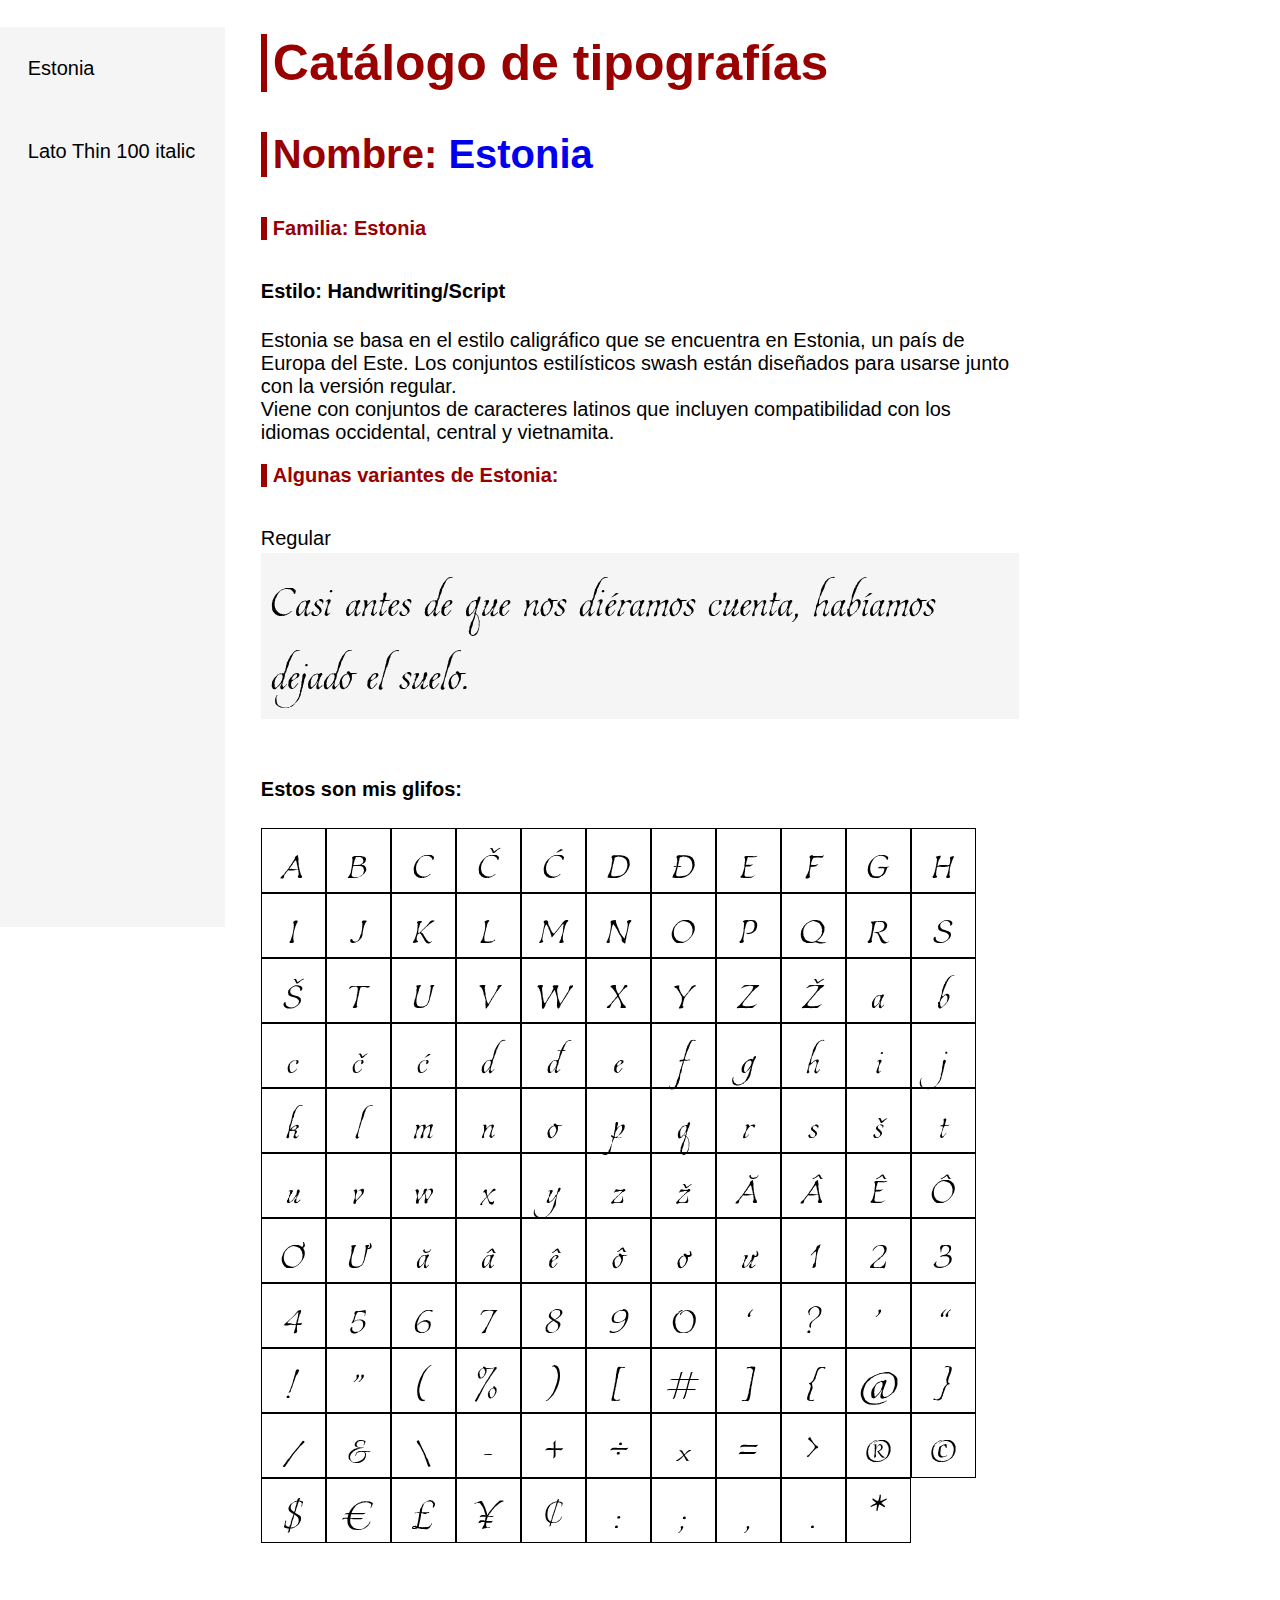
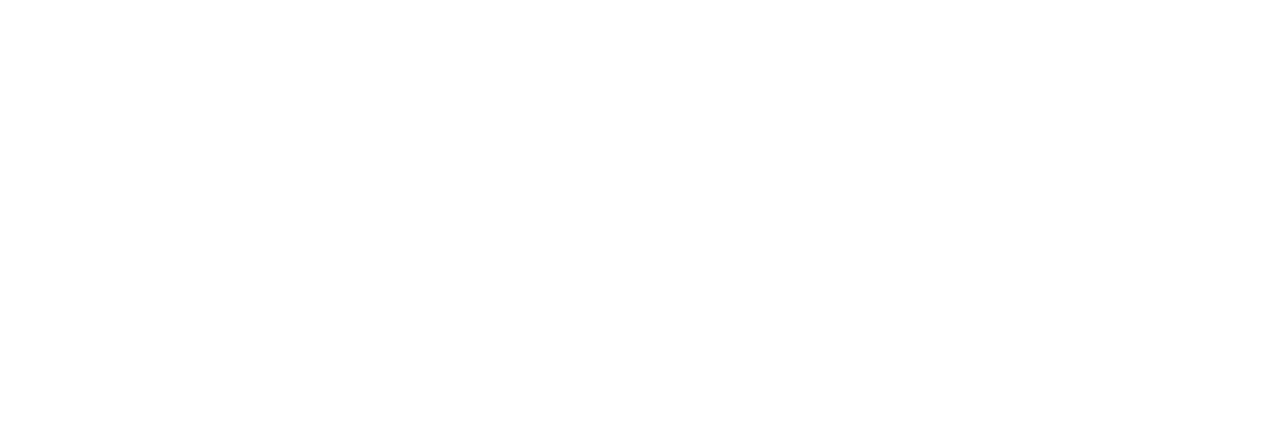
<file: src/font_web/index.html>
<!DOCTYPE html>
<!-- IDEA: https://fonts.google.com/specimen/Estonia?category=Handwriting#standard-styles -->
<html lang="es" dir="ltr">

<head>
  <meta charset="UTF-8" name="viewport" content="width=device-width, initial-scale=1.0">
  <title></title>
  <link rel="stylesheet" href="css\style.css">
</head>

<body>
  <div class="navbar">
    <div>
      <a href="index.html">Estonia</a>
    </div>
    <div>
      <a href="index2.html">Lato Thin 100 italic</a>
    </div>
  </div>
  <div class="content">
    <h1>Catálogo de tipografías</h1>
    <h2>Nombre: <a href="https://fonts.google.com/specimen/Estonia">Estonia</a> </h2>
    <h3>Familia: Estonia</h3>
    <h4>Estilo: Handwriting/Script</h4>
    <p>Estonia se basa en el estilo caligráfico que se encuentra en Estonia, un país de Europa del Este. Los conjuntos
      estilísticos swash están diseñados para usarse junto con la versión regular.<br>Viene con conjuntos de caracteres
      latinos que incluyen compatibilidad con los idiomas occidental, central y vietnamita.</p>
    <h3>Algunas variantes de Estonia:</h3>
    <p class="sub">Regular</p>
    <p class="fontdisplay">Casi antes de que nos diéramos cuenta, habíamos dejado el suelo.</p>
    <h4>Estos son mis glifos:</h4>
    <div class="glyphs" style="font-family: 'Estonia', cursive; font-size: 50px;">
      <div>A</div>
      <div>B</div>
      <div>C</div>
      <div>Č</div>
      <div>Ć</div>
      <div>D</div>
      <div>Đ</div>
      <div>E</div>
      <div>F</div>
      <div>G</div>
      <div>H</div>
      <div>I</div>
      <div>J</div>
      <div>K</div>
      <div>L</div>
      <div>M</div>
      <div>N</div>
      <div>O</div>
      <div>P</div>
      <div>Q</div>
      <div>R</div>
      <div>S</div>
      <div>Š</div>
      <div>T</div>
      <div>U</div>
      <div>V</div>
      <div>W</div>
      <div>X</div>
      <div>Y</div>
      <div>Z</div>
      <div>Ž</div>
      <div>a</div>
      <div>b</div>
      <div>c</div>
      <div>č</div>
      <div>ć</div>
      <div>d</div>
      <div>đ</div>
      <div>e</div>
      <div>f</div>
      <div>g</div>
      <div>h</div>
      <div>i</div>
      <div>j</div>
      <div>k</div>
      <div>l</div>
      <div>m</div>
      <div>n</div>
      <div>o</div>
      <div>p</div>
      <div>q</div>
      <div>r</div>
      <div>s</div>
      <div>š</div>
      <div>t</div>
      <div>u</div>
      <div>v</div>
      <div>w</div>
      <div>x</div>
      <div>y</div>
      <div>z</div>
      <div>ž</div>
      <div>Ă</div>
      <div>Â</div>
      <div>Ê</div>
      <div>Ô</div>
      <div>Ơ</div>
      <div>Ư</div>
      <div>ă</div>
      <div>â</div>
      <div>ê</div>
      <div>ô</div>
      <div>ơ</div>
      <div>ư</div>
      <div>1</div>
      <div>2</div>
      <div>3</div>
      <div>4</div>
      <div>5</div>
      <div>6</div>
      <div>7</div>
      <div>8</div>
      <div>9</div>
      <div>0</div>
      <div>‘</div>
      <div>?</div>
      <div>’</div>
      <div>“</div>
      <div>!</div>
      <div>”</div>
      <div>(</div>
      <div>%</div>
      <div>)</div>
      <div>[</div>
      <div>#</div>
      <div>]</div>
      <div>{</div>
      <div>@</div>
      <div>}</div>
      <div>/</div>
      <div>&</div>
      <div>\</div>
      <div>-</div>
      <div>+</div>
      <div>÷</div>
      <div>×</div>
      <div>=</div>
      <div>></div>
      <div>®</div>
      <div>©</div>
      <div>$</div>
      <div>€</div>
      <div>£</div>
      <div>¥</div>
      <div>¢</div>
      <div>:</div>
      <div>;</div>
      <div>,</div>
      <div>.</div>
      <div>*</div>
      </div>
      <iframe width="560" height="315" src="https://www.youtube.com/embed/REjOsmVglIU" title="YouTube video player"
        frameborder="0" allow="accelerometer; autoplay; clipboard-write; encrypted-media; gyroscope; picture-in-picture"
        allowfullscreen></iframe>
    </div>
    <div class="endBlock">
    </div>
    <!-- <script>
      goto(url){
        window.location.assign(url);
      };
    </script> -->
</body>

</html>
</file>
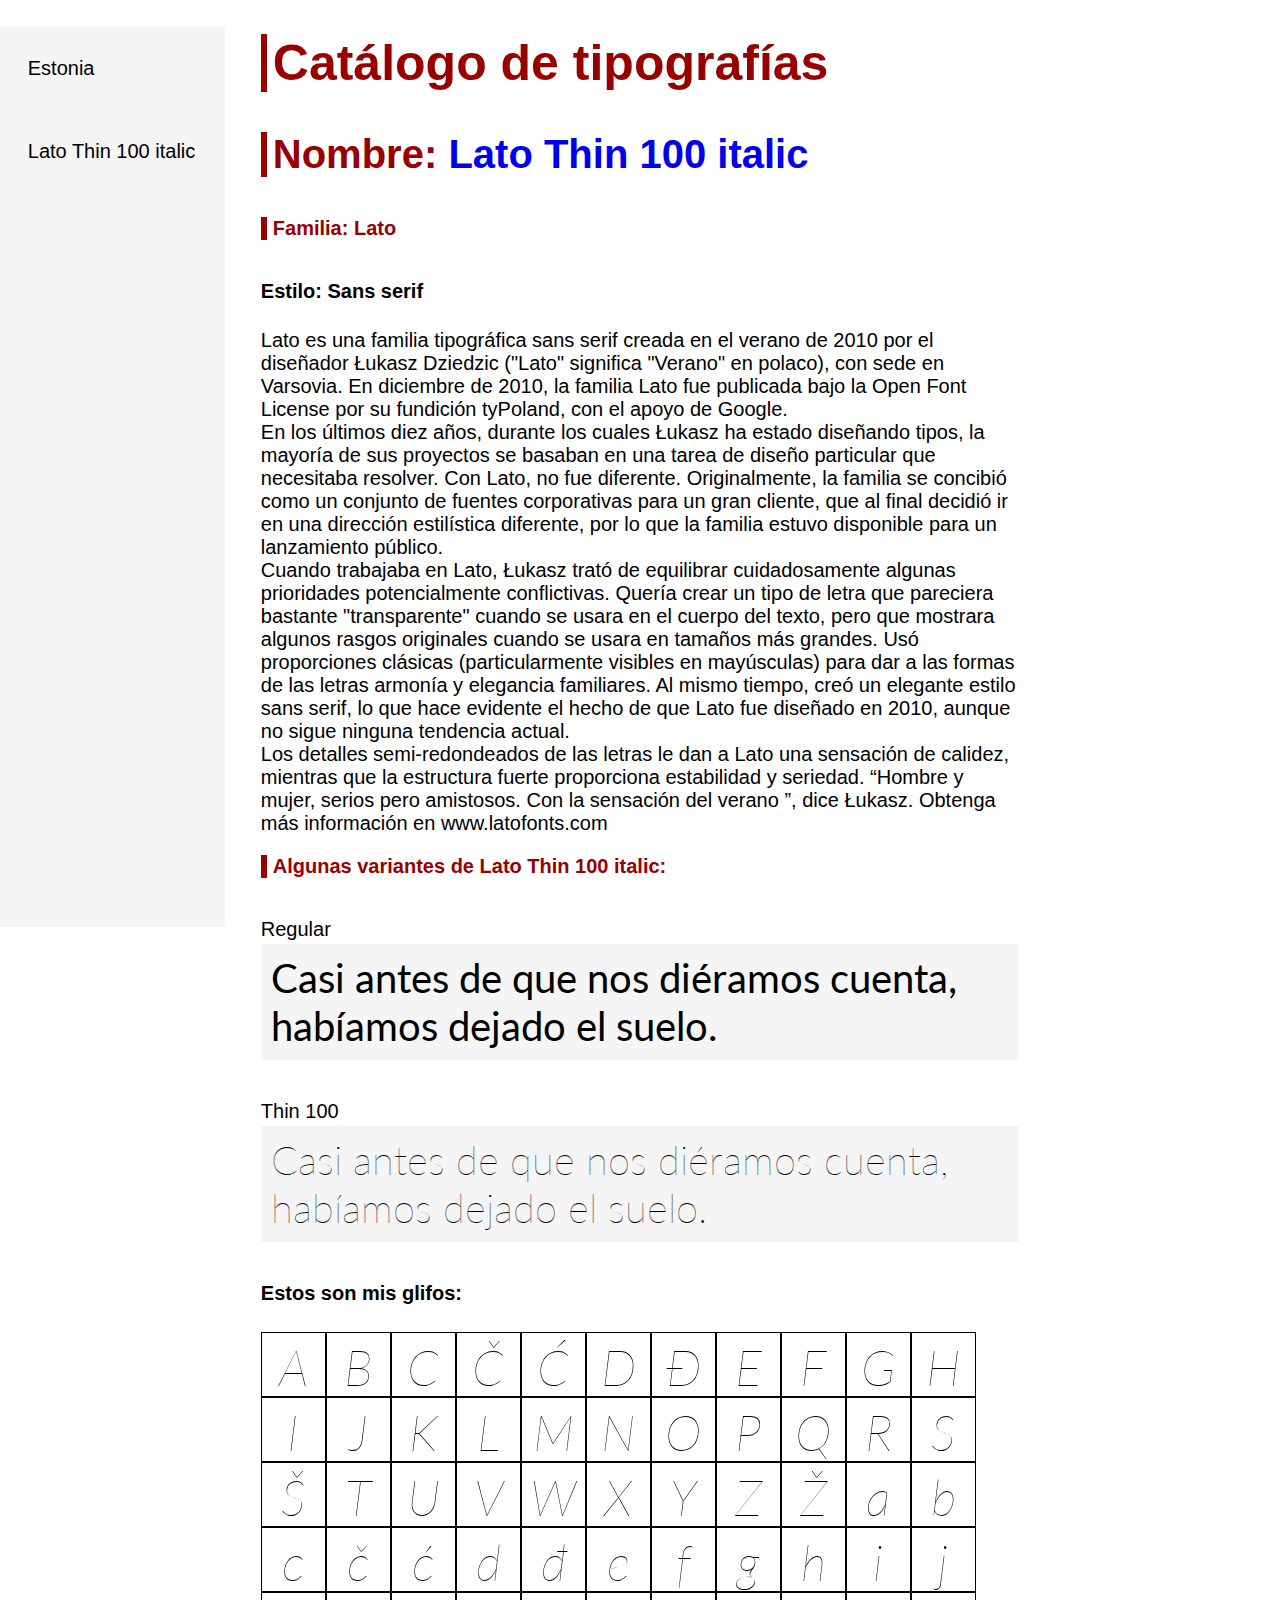
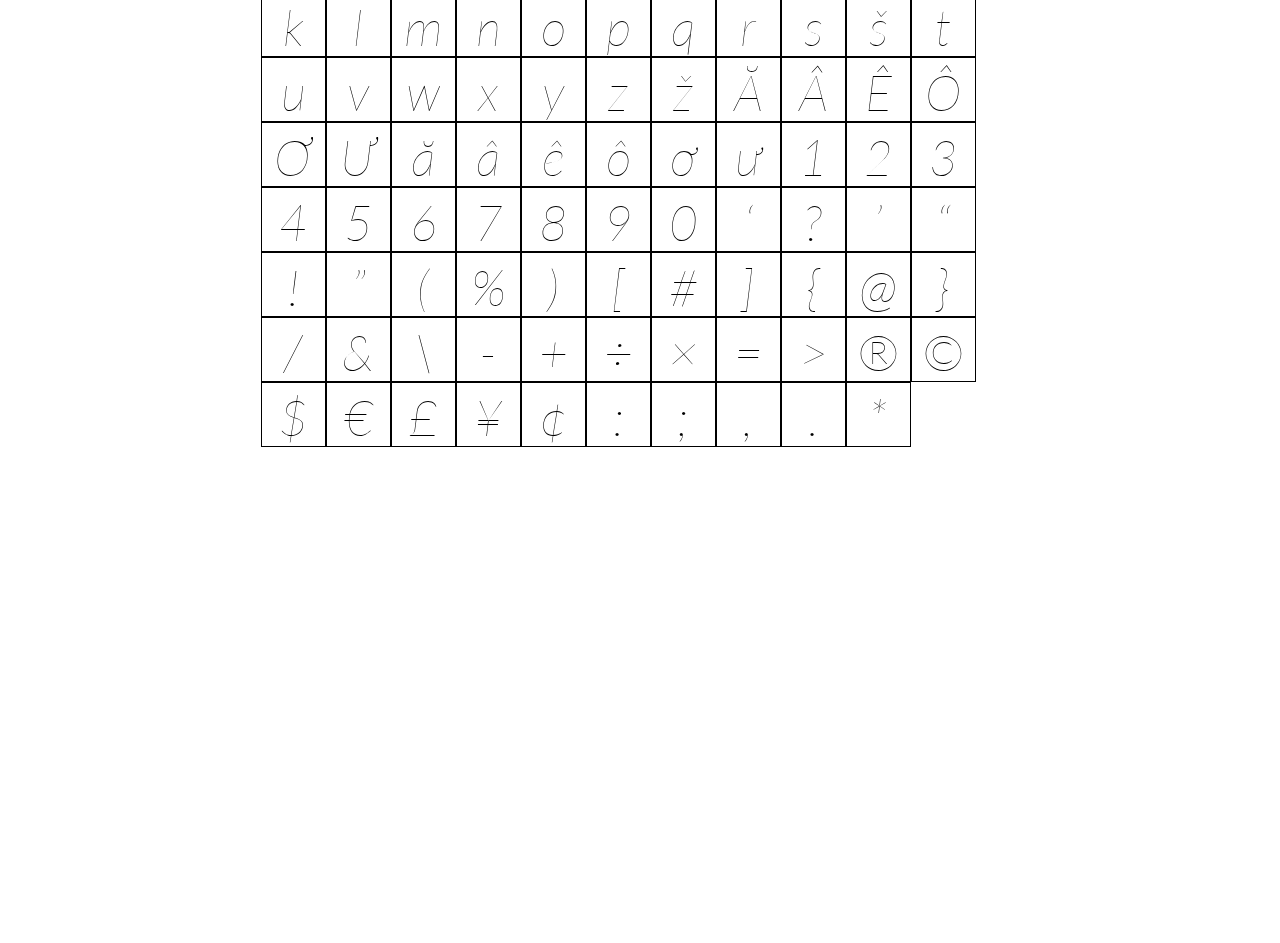
<file: src/font_web/index2.html>
<!DOCTYPE html>
<!-- IDEA: https://fonts.google.com/specimen/Lato?category=Handwriting#standard-styles -->
<html lang="es" dir="ltr">

<head>
  <meta charset="UTF-8" name="viewport" content="width=device-width, initial-scale=1.0">
  <title></title>
  <link rel="stylesheet" href="css\style.css">
</head>

<body>
  <div class="navbar">
    <div>
      <a href="index.html">Estonia</a>
    </div>
    <div>
      <a href="index2.html">Lato Thin 100 italic</a>
    </div>
  </div>
  <div class="content">
    <h1>Catálogo de tipografías</h1>
    <h2>Nombre: <a href="https://fonts.google.com/specimen/Lato">Lato Thin 100 italic</a> </h2>
    <h3>Familia: Lato</h3>
    <h4>Estilo: Sans serif</h4>
    <p>Lato es una familia tipográfica sans serif creada en el verano de 2010 por el diseñador Łukasz Dziedzic ("Lato" significa "Verano" en polaco), con sede en Varsovia. En diciembre de 2010, la familia Lato fue publicada bajo la Open Font License por su fundición tyPoland, con el apoyo de Google.
      <br>
      En los últimos diez años, durante los cuales Łukasz ha estado diseñando tipos, la mayoría de sus proyectos se basaban en una tarea de diseño particular que necesitaba resolver. Con Lato, no fue diferente. Originalmente, la familia se concibió como un conjunto de fuentes corporativas para un gran cliente, que al final decidió ir en una dirección estilística diferente, por lo que la familia estuvo disponible para un lanzamiento público.
      <br>
      Cuando trabajaba en Lato, Łukasz trató de equilibrar cuidadosamente algunas prioridades potencialmente conflictivas. Quería crear un tipo de letra que pareciera bastante "transparente" cuando se usara en el cuerpo del texto, pero que mostrara algunos rasgos originales cuando se usara en tamaños más grandes. Usó proporciones clásicas (particularmente visibles en mayúsculas) para dar a las formas de las letras armonía y elegancia familiares. Al mismo tiempo, creó un elegante estilo sans serif, lo que hace evidente el hecho de que Lato fue diseñado en 2010, aunque no sigue ninguna tendencia actual.
      <br>
      Los detalles semi-redondeados de las letras le dan a Lato una sensación de calidez, mientras que la estructura fuerte proporciona estabilidad y seriedad. “Hombre y mujer, serios pero amistosos. Con la sensación del verano ”, dice Łukasz. Obtenga más información en www.latofonts.com</p>
    <h3>Algunas variantes de Lato Thin 100 italic:</h3>
    <p class="sub">Regular</p>
    <p class="fontdisplay2">Casi antes de que nos diéramos cuenta, habíamos dejado el suelo.</p>
    <p class="sub">Thin 100</p>
    <p class="fontdisplay2" style="font-weight: 100;">Casi antes de que nos diéramos cuenta, habíamos dejado el suelo.</p>
    <h4>Estos son mis glifos:</h4>
    <div class="glyphs" style="font-family: 'Lato', sans-serif; font-size: 50px; font-weight: 100; font-style: italic;">
      <div>A</div>
      <div>B</div>
      <div>C</div>
      <div>Č</div>
      <div>Ć</div>
      <div>D</div>
      <div>Đ</div>
      <div>E</div>
      <div>F</div>
      <div>G</div>
      <div>H</div>
      <div>I</div>
      <div>J</div>
      <div>K</div>
      <div>L</div>
      <div>M</div>
      <div>N</div>
      <div>O</div>
      <div>P</div>
      <div>Q</div>
      <div>R</div>
      <div>S</div>
      <div>Š</div>
      <div>T</div>
      <div>U</div>
      <div>V</div>
      <div>W</div>
      <div>X</div>
      <div>Y</div>
      <div>Z</div>
      <div>Ž</div>
      <div>a</div>
      <div>b</div>
      <div>c</div>
      <div>č</div>
      <div>ć</div>
      <div>d</div>
      <div>đ</div>
      <div>e</div>
      <div>f</div>
      <div>g</div>
      <div>h</div>
      <div>i</div>
      <div>j</div>
      <div>k</div>
      <div>l</div>
      <div>m</div>
      <div>n</div>
      <div>o</div>
      <div>p</div>
      <div>q</div>
      <div>r</div>
      <div>s</div>
      <div>š</div>
      <div>t</div>
      <div>u</div>
      <div>v</div>
      <div>w</div>
      <div>x</div>
      <div>y</div>
      <div>z</div>
      <div>ž</div>
      <div>Ă</div>
      <div>Â</div>
      <div>Ê</div>
      <div>Ô</div>
      <div>Ơ</div>
      <div>Ư</div>
      <div>ă</div>
      <div>â</div>
      <div>ê</div>
      <div>ô</div>
      <div>ơ</div>
      <div>ư</div>
      <div>1</div>
      <div>2</div>
      <div>3</div>
      <div>4</div>
      <div>5</div>
      <div>6</div>
      <div>7</div>
      <div>8</div>
      <div>9</div>
      <div>0</div>
      <div>‘</div>
      <div>?</div>
      <div>’</div>
      <div>“</div>
      <div>!</div>
      <div>”</div>
      <div>(</div>
      <div>%</div>
      <div>)</div>
      <div>[</div>
      <div>#</div>
      <div>]</div>
      <div>{</div>
      <div>@</div>
      <div>}</div>
      <div>/</div>
      <div>&</div>
      <div>\</div>
      <div>-</div>
      <div>+</div>
      <div>÷</div>
      <div>×</div>
      <div>=</div>
      <div>></div>
      <div>®</div>
      <div>©</div>
      <div>$</div>
      <div>€</div>
      <div>£</div>
      <div>¥</div>
      <div>¢</div>
      <div>:</div>
      <div>;</div>
      <div>,</div>
      <div>.</div>
      <div>*</div>
      </div>
      <iframe width="560" height="315" src="https://www.youtube.com/embed/KnD7iG4dL4g" title="YouTube video player"
        frameborder="0" allow="accelerometer; autoplay; clipboard-write; encrypted-media; gyroscope; picture-in-picture"
        allowfullscreen></iframe>
    </div>
    <div class="endBlock">
    </div>
    <!-- <script>
      goto(url){
        window.location.assign(url);
      };
    </script> -->
</body>

</html>
</file>
